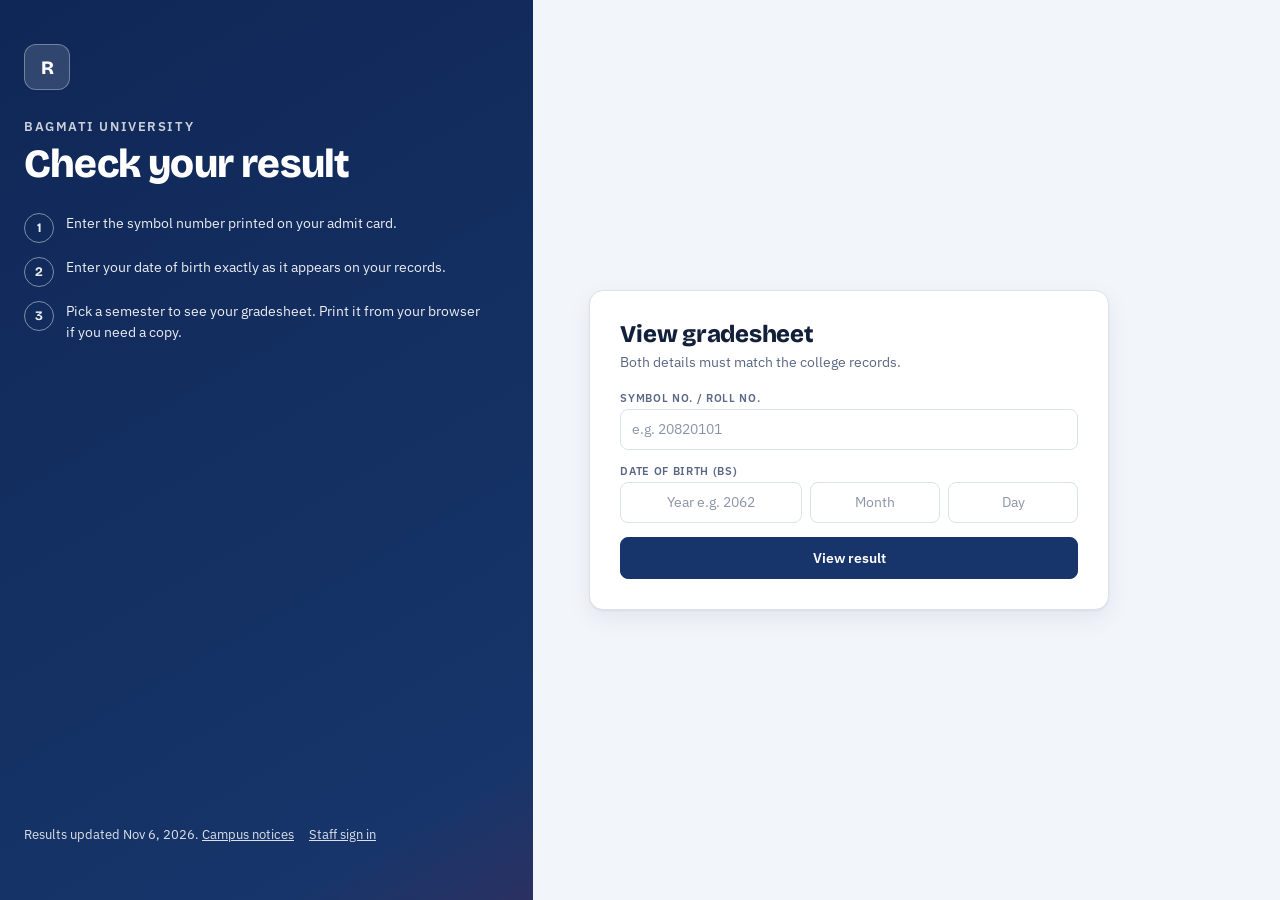
<file: index.html>
<!doctype html>
<html lang="en">

<head>
  <meta charset="utf-8">
  <meta name="viewport" content="width=device-width, initial-scale=1, viewport-fit=cover">
  <title>Result Portal</title>
  <link rel="preconnect" href="https://fonts.googleapis.com">
  <link rel="preconnect" href="https://fonts.gstatic.com" crossorigin>
  <link rel="stylesheet"
    href="https://fonts.googleapis.com/css2?family=Bricolage+Grotesque:opsz,wght@12..96,500;12..96,700;12..96,800&family=IBM+Plex+Sans:wght@400;500;600&family=IBM+Plex+Mono:wght@400;500&display=swap">
  <link rel="stylesheet" href="css/style.css">
</head>

<body class="portal">
  <div class="split">
    <aside class="hero">
      <div>
        <div class="crest" aria-hidden="true">R</div>
      </div>
      <div>
        <p class="college" id="college">Examination results</p>
        <h1>Check your result</h1>
      </div>
      <ol>
        <li>Enter the symbol number printed on your admit card.</li>
        <li>Enter your date of birth exactly as it appears on your records.</li>
        <li>Pick a semester to see your gradesheet. Print it from your browser if you need a copy.</li>
      </ol>
      <p class="foot"><span id="updated"></span> <a href="notice_page.html" style="margin-right:12px;">Campus
          notices</a> <a href="admin.html">Staff sign in</a></p>
    </aside>

    <main class="panel">
      <section id="lookup" class="formcard" aria-labelledby="lk-title">
        <h2 id="lk-title">View gradesheet</h2>
        <p>Both details must match the college records.</p>
        <form id="lookup-form" autocomplete="off" novalidate>
          <div class="fld">
            <label for="symbol">Symbol no. / Roll no.</label>
            <input id="symbol" name="symbol" inputmode="text" autocapitalize="characters" spellcheck="false"
              placeholder="e.g. 20820101" required>
          </div>
          <div class="fld">
            <label id="dob-label" for="dob-y">Date of birth</label>
            <div class="dob" role="group" aria-labelledby="dob-label">
              <input id="dob-y" inputmode="numeric" maxlength="4" placeholder="Year" aria-label="Year of birth"
                required>
              <input id="dob-m" inputmode="numeric" maxlength="2" placeholder="Month" aria-label="Month of birth"
                required>
              <input id="dob-d" inputmode="numeric" maxlength="2" placeholder="Day" aria-label="Day of birth" required>
            </div>
          </div>
          <button class="btn pri block" id="go" type="submit">View result</button>
        </form>
        <div id="lk-msg" role="status" aria-live="polite"></div>
      </section>

      <section id="sheet" class="sheetwrap" hidden>
        <div class="sheetbar">
          <div class="fld"><label for="term">Semester / year</label><select id="term"></select></div>
          <button class="btn" id="print" type="button">Print</button>
          <button class="btn" id="again" type="button">Check another result</button>
        </div>
        <div id="rc"></div>
      </section>
    </main>
  </div>
  <script src="js/core.js"></script>
  <script src="js/student.js"></script>
</body>

</html>
</file>
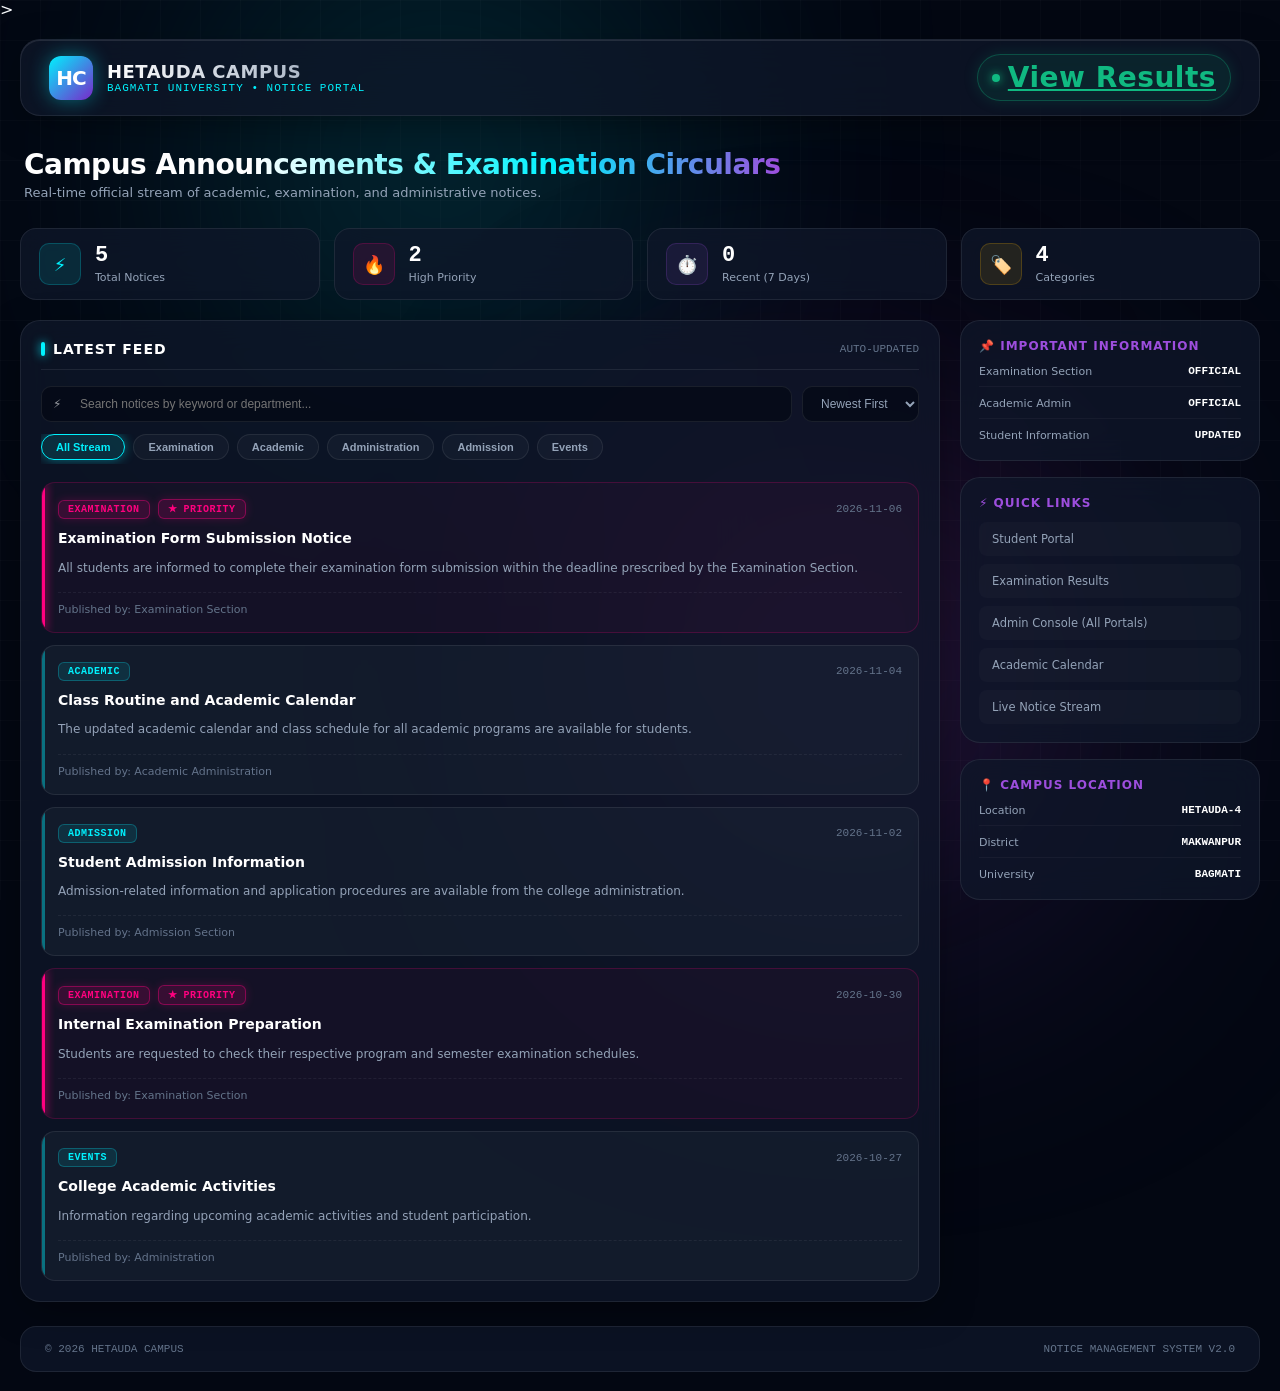
<file: notice_page.html>
<!DOCTYPE html>
<html lang="en">

<head>
  <meta charset="UTF-8">
  <meta name="viewport" content="width=device-width, initial-scale=1.0">
  <title>Hetauda Campus Portal</title>
  <link
    href="https://fonts.googleapis.com/css2?family=Plus+Jakarta+Sans:wght@300;400;500;600;700;800&family=JetBrains+Mono:wght@500;700&display=swap"
    rel="stylesheetlink rel=" stylesheet" href="style.css">>

  <style>
    :root {
      --bg-dark: #030712;
      --panel-bg: rgba(15, 23, 42, 0.75);
      --card-bg: rgba(30, 41, 59, 0.4);
      --card-hover: rgba(30, 41, 59, 0.85);

      --neon-cyan: #00f2fe;
      --neon-cyan-glow: rgba(0, 242, 254, 0.4);
      --neon-pink: #ff007f;
      --neon-pink-glow: rgba(255, 0, 127, 0.45);
      --neon-purple: #9d4edd;
      --neon-purple-glow: rgba(157, 78, 221, 0.4);
      --neon-amber: #ffb703;
      --neon-green: #10b981;

      --text-main: #f8fafc;
      --text-muted: #94a3b8;
      --text-dim: #64748b;

      --border-subtle: rgba(255, 255, 255, 0.08);
      --border-glow: rgba(0, 242, 254, 0.3);

      --font-sans: 'Plus Jakarta Sans', system-ui, -apple-system, sans-serif;
      --font-mono: 'JetBrains Mono', monospace;
    }

    * {
      margin: 0;
      padding: 0;
      box-sizing: border-box;
    }

    body {
      font-family: var(--font-sans);
      background: var(--bg-dark);
      color: var(--text-main);
      min-height: 100vh;
      overflow-x: hidden;
      position: relative;
    }

    /* HIGH-IMPACT AMBIENT GLOW & GRID OVERLAY */
    .bg-grid {
      position: fixed;
      inset: 0;
      background-image:
        linear-gradient(rgba(255, 255, 255, 0.02) 1px, transparent 1px),
        linear-gradient(90deg, rgba(255, 255, 255, 0.02) 1px, transparent 1px);
      background-size: 40px 40px;
      pointer-events: none;
      z-index: 0;
    }

    .ambient-orb {
      position: fixed;
      border-radius: 50%;
      filter: blur(140px);
      pointer-events: none;
      z-index: 0;
      animation: floatOrb 12s infinite alternate ease-in-out;
    }

    .orb-1 {
      top: -10%;
      left: 15%;
      width: 500px;
      height: 500px;
      background: radial-gradient(circle, var(--neon-cyan-glow), transparent 70%);
    }

    .orb-2 {
      bottom: -10%;
      right: 10%;
      width: 600px;
      height: 600px;
      background: radial-gradient(circle, var(--neon-purple-glow), transparent 70%);
    }

    .orb-3 {
      top: 40%;
      left: 45%;
      width: 400px;
      height: 400px;
      background: radial-gradient(circle, var(--neon-pink-glow), transparent 70%);
      opacity: 0.5;
    }

    @keyframes floatOrb {
      0% {
        transform: translate(0, 0) scale(1);
      }

      100% {
        transform: translate(40px, 50px) scale(1.15);
      }
    }

    /* APP FRAMEWORK */
    .app {
      max-width: 1440px;
      margin: 0 auto;
      min-height: 100vh;
      display: flex;
      flex-direction: column;
      position: relative;
      z-index: 1;
      padding: 0 20px;
    }

    /* HEADER */
    .header {
      background: var(--panel-bg);
      backdrop-filter: blur(20px);
      -webkit-backdrop-filter: blur(20px);
      padding: 14px 28px;
      margin-top: 20px;
      border-radius: 20px;
      border: 1px solid var(--border-subtle);
      display: flex;
      align-items: center;
      justify-content: space-between;
      box-shadow: 0 10px 40px -10px rgba(0, 0, 0, 0.5),
        inset 0 1px 0 0 rgba(255, 255, 255, 0.1);
    }

    .brand {
      display: flex;
      align-items: center;
      gap: 14px;
    }

    .logo-box {
      position: relative;
    }

    .logo {
      width: 44px;
      height: 44px;
      background: linear-gradient(135deg, #00f2fe 0%, #7928ca 100%);
      color: #fff;
      border-radius: 12px;
      display: flex;
      justify-content: center;
      align-items: center;
      font-size: 20px;
      font-weight: 800;
      letter-spacing: -1px;
      box-shadow: 0 0 20px var(--neon-cyan-glow);
    }

    .brand-text h2 {
      font-size: 18px;
      font-weight: 800;
      letter-spacing: 0.5px;
      background: linear-gradient(90deg, #ffffff, #94a3b8);
      -webkit-background-clip: text;
      -webkit-text-fill-color: transparent;
    }

    .brand-text p {
      color: var(--neon-cyan);
      font-size: 11px;
      font-family: var(--font-mono);
      letter-spacing: 1px;
      text-transform: uppercase;
    }

    .status-badge {
      display: flex;
      align-items: center;
      gap: 8px;
      padding: 6px 14px;
      background: rgba(16, 185, 129, 0.1);
      border: 1px solid rgba(16, 185, 129, 0.3);
      color: var(--neon-green);
      border-radius: 30px;
      font-size: 11px;
      font-weight: 700;
      letter-spacing: 0.5px;
      box-shadow: 0 0 15px rgba(16, 185, 129, 0.15);
    }

    .status-pulse {
      width: 8px;
      height: 8px;
      background: var(--neon-green);
      border-radius: 50%;
      box-shadow: 0 0 10px var(--neon-green);
      animation: pulseNeon 1.8s infinite ease-in-out;
    }

    @keyframes pulseNeon {

      0%,
      100% {
        transform: scale(1);
        opacity: 1;
      }

      50% {
        transform: scale(1.4);
        opacity: 0.5;
      }
    }

    /* MAIN CONTENT */
    .main {
      display: flex;
      flex-direction: column;
      padding: 24px 0;
      gap: 20px;
    }

    /* WELCOME HERO */
    .welcome {
      display: flex;
      justify-content: space-between;
      align-items: center;
      gap: 20px;
      flex-wrap: wrap;
      padding: 8px 4px;
    }

    .welcome-title h1 {
      font-size: 28px;
      font-weight: 800;
      letter-spacing: -0.5px;
      background: linear-gradient(90deg, #ffffff 30%, var(--neon-cyan) 70%, var(--neon-purple) 100%);
      -webkit-background-clip: text;
      -webkit-text-fill-color: transparent;
    }

    .welcome-title p {
      color: var(--text-muted);
      font-size: 13px;
      margin-top: 4px;
    }

    /* COMPACT IMPACT STATS GRID */
    .stats-grid {
      display: grid;
      grid-template-columns: repeat(auto-fit, minmax(200px, 1fr));
      gap: 14px;
    }

    .stat-card {
      background: var(--panel-bg);
      backdrop-filter: blur(16px);
      border: 1px solid var(--border-subtle);
      border-radius: 16px;
      padding: 14px 18px;
      display: flex;
      align-items: center;
      gap: 14px;
      position: relative;
      overflow: hidden;
      transition: all 0.3s ease;
    }

    .stat-card::after {
      content: '';
      position: absolute;
      top: 0;
      left: 0;
      right: 0;
      height: 2px;
      background: linear-gradient(90deg, transparent, var(--neon-cyan), transparent);
      opacity: 0;
      transition: opacity 0.3s;
    }

    .stat-card:hover {
      transform: translateY(-3px);
      border-color: rgba(255, 255, 255, 0.2);
      box-shadow: 0 12px 30px -10px rgba(0, 0, 0, 0.6);
    }

    .stat-card:hover::after {
      opacity: 1;
    }

    .stat-card:nth-child(1) .stat-icon {
      color: var(--neon-cyan);
      background: rgba(0, 242, 254, 0.1);
      border-color: rgba(0, 242, 254, 0.2);
    }

    .stat-card:nth-child(2) .stat-icon {
      color: var(--neon-pink);
      background: rgba(255, 0, 127, 0.1);
      border-color: rgba(255, 0, 127, 0.2);
    }

    .stat-card:nth-child(3) .stat-icon {
      color: var(--neon-purple);
      background: rgba(157, 78, 221, 0.1);
      border-color: rgba(157, 78, 221, 0.2);
    }

    .stat-card:nth-child(4) .stat-icon {
      color: var(--neon-amber);
      background: rgba(255, 183, 3, 0.1);
      border-color: rgba(255, 183, 3, 0.2);
    }

    .stat-icon {
      width: 42px;
      height: 42px;
      border-radius: 10px;
      display: flex;
      align-items: center;
      justify-content: center;
      font-size: 18px;
      border: 1px solid transparent;
    }

    .stat-val {
      font-size: 22px;
      font-weight: 800;
      font-family: var(--font-mono);
      color: #fff;
      line-height: 1;
    }

    .stat-lbl {
      color: var(--text-muted);
      font-size: 11px;
      margin-top: 4px;
      font-weight: 500;
    }

    /* MAIN CONTENT GRID */
    .content-grid {
      display: grid;
      grid-template-columns: 1fr 300px;
      gap: 20px;
      align-items: start;
    }

    /* PANEL CONTAINER */
    .panel {
      background: var(--panel-bg);
      backdrop-filter: blur(16px);
      border: 1px solid var(--border-subtle);
      border-radius: 20px;
      padding: 20px;
      box-shadow: 0 10px 40px -10px rgba(0, 0, 0, 0.5);
    }

    .panel-head {
      display: flex;
      justify-content: space-between;
      align-items: center;
      margin-bottom: 16px;
      padding-bottom: 12px;
      border-bottom: 1px solid var(--border-subtle);
    }

    .panel-head h2 {
      font-size: 14px;
      font-weight: 800;
      text-transform: uppercase;
      letter-spacing: 1px;
      color: #fff;
      display: flex;
      align-items: center;
      gap: 8px;
    }

    .panel-head h2::before {
      content: '';
      display: inline-block;
      width: 4px;
      height: 14px;
      background: var(--neon-cyan);
      border-radius: 2px;
      box-shadow: 0 0 10px var(--neon-cyan);
    }

    /* CONTROLS (SEARCH & CATEGORIES) */
    .controls-stack {
      display: flex;
      flex-direction: column;
      gap: 12px;
      margin-bottom: 18px;
    }

    .search-row {
      display: flex;
      gap: 10px;
    }

    .search-field {
      flex: 1;
      position: relative;
    }

    .search-field input {
      width: 100%;
      padding: 10px 14px 10px 38px;
      background: rgba(3, 7, 18, 0.6);
      border: 1px solid var(--border-subtle);
      border-radius: 10px;
      color: #fff;
      font-size: 12px;
      outline: none;
      transition: all 0.25s ease;
    }

    .search-field::before {
      content: "⚡";
      position: absolute;
      left: 12px;
      top: 50%;
      transform: translateY(-50%);
      font-size: 12px;
      opacity: 0.6;
    }

    .search-field input:focus {
      border-color: var(--neon-cyan);
      box-shadow: 0 0 15px var(--neon-cyan-glow);
    }

    .sort-select {
      padding: 0 14px;
      background: rgba(3, 7, 18, 0.6);
      border: 1px solid var(--border-subtle);
      border-radius: 10px;
      color: var(--text-muted);
      font-size: 12px;
      outline: none;
      cursor: pointer;
      transition: all 0.25s ease;
    }

    .sort-select:focus {
      border-color: var(--neon-cyan);
    }

    /* CATEGORY CHIPS */
    .category-pills {
      display: flex;
      gap: 8px;
      overflow-x: auto;
      padding-bottom: 4px;
      scrollbar-width: none;
    }

    .category-pills::-webkit-scrollbar {
      display: none;
    }

    .chip {
      background: rgba(255, 255, 255, 0.03);
      border: 1px solid var(--border-subtle);
      color: var(--text-muted);
      padding: 6px 14px;
      border-radius: 30px;
      font-size: 11px;
      font-weight: 600;
      white-space: nowrap;
      cursor: pointer;
      transition: all 0.25s ease;
    }

    .chip:hover {
      background: rgba(255, 255, 255, 0.08);
      color: #fff;
    }

    .chip.active {
      background: rgba(0, 242, 254, 0.12);
      color: var(--neon-cyan);
      border-color: var(--neon-cyan);
      box-shadow: 0 0 12px var(--neon-cyan-glow);
    }

    /* HIGH-IMPACT NOTICE CARDS */
    .notice-feed {
      display: flex;
      flex-direction: column;
      gap: 12px;
    }

    .notice-card {
      background: var(--card-bg);
      border: 1px solid var(--border-subtle);
      border-radius: 14px;
      padding: 16px;
      display: flex;
      flex-direction: column;
      gap: 10px;
      position: relative;
      overflow: hidden;
      transition: all 0.3s cubic-bezier(0.16, 1, 0.3, 1);
      animation: cardSlide 0.4s ease-out forwards;
    }

    @keyframes cardSlide {
      from {
        opacity: 0;
        transform: translateY(12px);
      }

      to {
        opacity: 1;
        transform: translateY(0);
      }
    }

    .notice-card::before {
      content: '';
      position: absolute;
      left: 0;
      top: 0;
      bottom: 0;
      width: 3px;
      background: var(--neon-cyan);
      opacity: 0.4;
      transition: all 0.3s ease;
    }

    .notice-card:hover {
      background: var(--card-hover);
      border-color: var(--border-glow);
      transform: translateX(4px);
      box-shadow: 0 8px 25px -5px rgba(0, 0, 0, 0.5);
    }

    .notice-card:hover::before {
      opacity: 1;
      box-shadow: 0 0 10px var(--neon-cyan);
    }

    /* IMPORTANT CARD STATE */
    .notice-card.is-important::before {
      background: var(--neon-pink);
      opacity: 1;
      box-shadow: 0 0 10px var(--neon-pink);
    }

    .notice-card.is-important {
      background: rgba(255, 0, 127, 0.04);
      border-color: rgba(255, 0, 127, 0.2);
    }

    .notice-card.is-important:hover {
      border-color: rgba(255, 0, 127, 0.5);
      box-shadow: 0 8px 25px -5px rgba(255, 0, 127, 0.2);
    }

    .card-top {
      display: flex;
      justify-content: space-between;
      align-items: center;
    }

    .badge-row {
      display: flex;
      gap: 8px;
      align-items: center;
    }

    .badge {
      font-size: 10px;
      padding: 3px 9px;
      border-radius: 6px;
      font-weight: 800;
      text-transform: uppercase;
      letter-spacing: 0.5px;
      font-family: var(--font-mono);
      background: rgba(0, 242, 254, 0.1);
      color: var(--neon-cyan);
      border: 1px solid rgba(0, 242, 254, 0.25);
    }

    .badge.important {
      background: rgba(255, 0, 127, 0.15);
      color: var(--neon-pink);
      border-color: rgba(255, 0, 127, 0.4);
      box-shadow: 0 0 10px rgba(255, 0, 127, 0.2);
      animation: pulseBadge 2s infinite ease-in-out;
    }

    @keyframes pulseBadge {

      0%,
      100% {
        opacity: 1;
      }

      50% {
        opacity: 0.7;
      }
    }

    .date-stamp {
      font-size: 11px;
      font-family: var(--font-mono);
      color: var(--text-dim);
    }

    .notice-title {
      font-size: 14px;
      font-weight: 700;
      color: #fff;
      line-height: 1.4;
    }

    .notice-desc {
      color: var(--text-muted);
      font-size: 12px;
      line-height: 1.6;
    }

    .card-foot {
      display: flex;
      justify-content: space-between;
      align-items: center;
      margin-top: 4px;
      padding-top: 10px;
      border-top: 1px dashed rgba(255, 255, 255, 0.06);
    }

    .dept-info {
      font-size: 11px;
      color: var(--text-dim);
      font-weight: 500;
    }

    .dl-btn {
      font-size: 11px;
      font-family: var(--font-mono);
      color: var(--neon-cyan);
      text-decoration: none;
      font-weight: 700;
      display: inline-flex;
      align-items: center;
      gap: 6px;
      padding: 4px 10px;
      border-radius: 6px;
      background: rgba(0, 242, 254, 0.08);
      border: 1px solid rgba(0, 242, 254, 0.25);
      transition: all 0.25s ease;
    }

    .dl-btn:hover {
      background: var(--neon-cyan);
      color: #000;
      box-shadow: 0 0 15px var(--neon-cyan-glow);
    }

    /* SIDEBAR LAYOUT */
    .sidebar-stack {
      display: flex;
      flex-direction: column;
      gap: 16px;
    }

    .side-card {
      background: var(--panel-bg);
      backdrop-filter: blur(16px);
      border: 1px solid var(--border-subtle);
      border-radius: 20px;
      padding: 18px;
    }

    .side-card h3 {
      font-size: 12px;
      font-weight: 800;
      text-transform: uppercase;
      letter-spacing: 1px;
      color: var(--neon-purple);
      margin-bottom: 12px;
      display: flex;
      align-items: center;
      gap: 8px;
    }

    .side-list {
      display: flex;
      flex-direction: column;
      gap: 10px;
    }

    .side-row {
      display: flex;
      justify-content: space-between;
      font-size: 11px;
      padding-bottom: 8px;
      border-bottom: 1px solid rgba(255, 255, 255, 0.04);
    }

    .side-row:last-child {
      border-bottom: none;
      padding-bottom: 0;
    }

    .side-row span:first-child {
      color: var(--text-muted);
    }

    .side-row span:last-child {
      color: #fff;
      font-weight: 700;
      font-family: var(--font-mono);
    }

    .nav-links {
      display: flex;
      flex-direction: column;
      gap: 8px;
    }

    .nav-links a {
      text-decoration: none;
      color: var(--text-muted);
      background: rgba(255, 255, 255, 0.02);
      padding: 9px 12px;
      border-radius: 8px;
      font-size: 11.5px;
      border: 1px solid transparent;
      transition: all 0.25s ease;
      display: flex;
      justify-content: space-between;
      align-items: center;
    }

    .nav-links a::after {
      content: "→";
      opacity: 0;
      transform: translateX(-5px);
      transition: all 0.25s ease;
    }

    .nav-links a:hover {
      color: var(--neon-cyan);
      border-color: rgba(0, 242, 254, 0.3);
      background: rgba(0, 242, 254, 0.05);
      transform: translateX(3px);
    }

    .nav-links a:hover::after {
      opacity: 1;
      transform: translateX(0);
    }

    /* FOOTER */
    .footer {
      margin-top: auto;
      padding: 16px 24px;
      background: var(--panel-bg);
      border: 1px solid var(--border-subtle);
      border-radius: 16px;
      display: flex;
      justify-content: space-between;
      font-size: 11px;
      font-family: var(--font-mono);
      color: var(--text-dim);
      margin-bottom: 20px;
    }

    .empty-state {
      text-align: center;
      padding: 40px 20px;
      color: var(--text-dim);
      font-size: 12px;
      font-family: var(--font-mono);
      display: none;
    }

    @media(max-width: 850px) {
      .content-grid {
        grid-template-columns: 1fr;
      }

      .stats-grid {
        grid-template-columns: 1fr 1fr;
      }

    }
  </style>
</head>

<body>

  <!-- DYNAMIC AMBIENT GLOW SYSTEM -->
  <div class="bg-grid"></div>
  <div class="ambient-orb orb-1"></div>
  <div class="ambient-orb orb-2"></div>
  <div class="ambient-orb orb-3"></div>

  <div class="app">

    <!-- HEADER -->
    <header class="header">
      <div class="brand">
        <div class="logo-box">
          <div class="logo">HC</div>
        </div>
        <div class="brand-text">
          <h2>HETAUDA CAMPUS</h2>
          <p>BAGMATI UNIVERSITY • NOTICE PORTAL</p>
        </div>
      </div>
      <a href="index.html" class="status-badge" style="font-size: 28px;">
        <span class="status-pulse"></span> View Results
      </a>
    </header>

    <main class="main">

      <!-- WELCOME -->
      <section class="welcome">
        <div class="welcome-title">
          <h1 id="welcomeHeading">Campus Announcements & Examination Circulars</h1>
          <p>Real-time official stream of academic, examination, and administrative notices.</p>
        </div>
      </section>

      <!-- COMPACT STATS -->
      <section class="stats-grid">
        <div class="stat-card">
          <div class="stat-icon">⚡</div>
          <div>
            <div class="stat-val" id="totalNotices">0</div>
            <div class="stat-lbl">Total Notices</div>
          </div>
        </div>
        <div class="stat-card">
          <div class="stat-icon">🔥</div>
          <div>
            <div class="stat-val" id="importantNotices">0</div>
            <div class="stat-lbl">High Priority</div>
          </div>
        </div>
        <div class="stat-card">
          <div class="stat-icon">⏱️</div>
          <div>
            <div class="stat-val" id="recentNotices">0</div>
            <div class="stat-lbl">Recent (7 Days)</div>
          </div>
        </div>
        <div class="stat-card">
          <div class="stat-icon">🏷️</div>
          <div>
            <div class="stat-val" id="totalCategories">0</div>
            <div class="stat-lbl">Categories</div>
          </div>
        </div>
      </section>

      <!-- MAIN BOARD & SIDEBAR -->
      <div class="content-grid">

        <!-- NOTICE STREAM -->
        <section class="panel">
          <div class="panel-head">
            <h2>Latest Feed</h2>
            <span style="font-size: 11px; font-family: var(--font-mono); color: var(--text-dim)">AUTO-UPDATED</span>
          </div>

          <div class="controls-stack">
            <div class="search-row">
              <div class="search-field">
                <input type="search" id="searchInput" placeholder="Search notices by keyword or department...">
              </div>
              <select class="sort-select" id="sortSelect">
                <option value="newest">Newest First</option>
                <option value="oldest">Oldest First</option>
              </select>
            </div>

            <!-- COMPACT SCROLLABLE CATEGORIES -->
            <div class="category-pills" id="categoryButtons">
              <button class="chip active" data-category="All">All Stream</button>
              <button class="chip" data-category="Examination">Examination</button>
              <button class="chip" data-category="Academic">Academic</button>
              <button class="chip" data-category="Administration">Administration</button>
              <button class="chip" data-category="Admission">Admission</button>
              <button class="chip" data-category="Events">Events</button>
            </div>
          </div>

          <div class="notice-feed" id="noticeList"></div>

          <div class="empty-state" id="emptyMessage">
            // NO MATCHING ANNOUNCEMENTS FOUND IN STREAM
          </div>
        </section>

        <!-- SIDEBAR -->
        <aside class="sidebar-stack">

          <div class="side-card">
            <h3>📌 Important Information</h3>
            <div class="side-list">
              <div class="side-row">
                <span>Examination Section</span>
                <span>OFFICIAL</span>
              </div>
              <div class="side-row">
                <span>Academic Admin</span>
                <span>OFFICIAL</span>
              </div>
              <div class="side-row">
                <span>Student Information</span>
                <span>UPDATED</span>
              </div>
            </div>
          </div>

          <div class="side-card">
            <h3>⚡ Quick Links</h3>
            <div class="nav-links">
              <a href="index.html">Student Portal</a>
              <a href="index.html">Examination Results</a>
              <a href="admin.html">Admin Console (All Portals)</a>
              <a href="#">Academic Calendar</a>
              <a href="notice_page.html">Live Notice Stream</a>
            </div>
          </div>

          <div class="side-card">
            <h3>📍 Campus Location</h3>
            <div class="side-list">
              <div class="side-row">
                <span>Location</span>
                <span>HETAUDA-4</span>
              </div>
              <div class="side-row">
                <span>District</span>
                <span>MAKWANPUR</span>
              </div>
              <div class="side-row">
                <span>University</span>
                <span>BAGMATI</span>
              </div>
            </div>
          </div>

        </aside>

      </div>

    </main>

    <footer class="footer">
      <span>© 2026 HETAUDA CAMPUS</span>
      <span>NOTICE MANAGEMENT SYSTEM V2.0</span>
    </footer>

  </div>

  <script>
    const sampleNotices = [
      {
        id: 1,
        title: "Examination Form Submission Notice",
        category: "Examination",
        description: "All students are informed to complete their examination form submission within the deadline prescribed by the Examination Section.",
        department: "Examination Section",
        date: "2026-11-06",
        important: true,
        attachment: ""
      },
      {
        id: 2,
        title: "Class Routine and Academic Calendar",
        category: "Academic",
        description: "The updated academic calendar and class schedule for all academic programs are available for students.",
        department: "Academic Administration",
        date: "2026-11-04",
        important: false,
        attachment: ""
      },
      {
        id: 3,
        title: "Student Admission Information",
        category: "Admission",
        description: "Admission-related information and application procedures are available from the college administration.",
        department: "Admission Section",
        date: "2026-11-02",
        important: false,
        attachment: ""
      },
      {
        id: 4,
        title: "Internal Examination Preparation",
        category: "Examination",
        description: "Students are requested to check their respective program and semester examination schedules.",
        department: "Examination Section",
        date: "2026-10-30",
        important: true,
        attachment: ""
      },
      {
        id: 5,
        title: "College Academic Activities",
        category: "Events",
        description: "Information regarding upcoming academic activities and student participation.",
        department: "Administration",
        date: "2026-10-27",
        important: false,
        attachment: ""
      }
    ];

    const STORAGE_KEY = "hetauda_rms_notices_v2_impact";

    let notices = loadNotices();
    let activeCategory = "All";

    function loadNotices() {
      try {
        const saved = localStorage.getItem(STORAGE_KEY);
        if (saved === null) return sampleNotices;
        const parsed = JSON.parse(saved);
        return Array.isArray(parsed) ? parsed : sampleNotices;
      } catch {
        return sampleNotices;
      }
    }

    function escapeHTML(value) {
      return String(value ?? "").replace(/[&<>"']/g, char => ({
        "&": "&amp;",
        "<": "&lt;",
        ">": "&gt;",
        '"': "&quot;",
        "'": "&#39;"
      })[char]);
    }

    function renderNotices() {
      const search = document.getElementById("searchInput").value.toLowerCase().trim();
      const sort = document.getElementById("sortSelect").value;

      let filtered = notices.filter(n => {
        const matchesCategory = activeCategory === "All" || n.category === activeCategory;
        const matchesSearch = `${n.title} ${n.description} ${n.department} ${n.category}`.toLowerCase().includes(search);
        return matchesCategory && matchesSearch;
      });

      filtered.sort((a, b) => {
        const comparison = String(a.date).localeCompare(String(b.date));
        return sort === "newest" ? -comparison : comparison;
      });

      const list = document.getElementById("noticeList");
      const empty = document.getElementById("emptyMessage");

      list.innerHTML = filtered.map((n, idx) => {
        const isImp = n.important;
        const attachment = n.attachment
          ? `<a class="dl-btn" href="${escapeHTML(n.attachment)}" download>↓ Download PDF</a>`
          : "";

        return `
      <article class="notice-card ${isImp ? 'is-important' : ''}" style="animation-delay: ${idx * 0.05}s">
        <div class="card-top">
          <div class="badge-row">
            <span class="badge ${isImp ? 'important' : ''}">
              ${escapeHTML(n.category)}
            </span>
            ${isImp ? '<span class="badge important">★ Priority</span>' : ''}
          </div>
          <span class="date-stamp">${escapeHTML(n.date)}</span>
        </div>

        <h3 class="notice-title">${escapeHTML(n.title)}</h3>
        <p class="notice-desc">${escapeHTML(n.description)}</p>

        <div class="card-foot">
          <span class="dept-info">Published by: ${escapeHTML(n.department)}</span>
          ${attachment}
        </div>
      </article>
    `;
      }).join("");

      empty.style.display = filtered.length ? "none" : "block";
      updateStats();
    }

    function updateStats() {
      const today = new Date();
      const recent = notices.filter(n => {
        const date = new Date(n.date + "T00:00:00");
        const difference = (today - date) / 86400000;
        return difference >= 0 && difference < 7;
      });

      document.getElementById("totalNotices").textContent = notices.length;
      document.getElementById("importantNotices").textContent = notices.filter(n => n.important).length;
      document.getElementById("recentNotices").textContent = recent.length;
      document.getElementById("totalCategories").textContent = new Set(notices.map(n => n.category)).size;
    }

    document.getElementById("searchInput").addEventListener("input", renderNotices);
    document.getElementById("sortSelect").addEventListener("change", renderNotices);

    document.querySelectorAll(".chip").forEach(button => {
      button.addEventListener("click", () => {
        document.querySelectorAll(".chip").forEach(b => b.classList.remove("active"));
        button.classList.add("active");
        activeCategory = button.dataset.category;
        renderNotices();
      });
    });

    function applyCollegeBrand() {
      try {
        const rmsState = JSON.parse(localStorage.getItem('rms-portal-v1') || '{}');
        if (rmsState && rmsState.meta && rmsState.meta.college) {
          const el = document.querySelector('.brand-text h2');
          if (el) el.textContent = rmsState.meta.college.toUpperCase();
        }
      } catch (e) {}
    }

    applyCollegeBrand();
    renderNotices();

    window.addEventListener('storage', (e) => {
      if (e.key === STORAGE_KEY) {
        notices = loadNotices();
        renderNotices();
      }
      if (e.key === 'rms-portal-v1') {
        applyCollegeBrand();
      }
    });
  </script>
</body>

</html>
</file>
<file: css/style.css>
/* Result Portal styles, shared by index.html (students) and admin.html (staff).
   Layout: a fixed navy side panel beside the working area; the admin console uses a masthead with tabs. */
:root {
  --bg: #f2f5fa; --surface: #ffffff; --fg: #13203a; --muted: #5a6784; --line: #dbe2ee;
  --navy: #17356a; --on-navy: #ffffff; --crimson: #c1213b; --gold: #d79a1d;
  --good: #1b8556; --bad: #c1213b; --warn: #a8710f;
  --soft: #eaf0fb; --head: #eef2f9; --shadow: 0 1px 2px rgba(19,32,58,.06), 0 8px 24px rgba(19,32,58,.07);
  --hero-a: #0f2756; --hero-b: #17356a; --hero-c: #8f1d3a;
  --display: "Bricolage Grotesque", "Segoe UI", system-ui, sans-serif;
  --body: "IBM Plex Sans", "Segoe UI", system-ui, sans-serif;
  --mono: "IBM Plex Mono", ui-monospace, Consolas, monospace;
}
@media (prefers-color-scheme: dark) {
  :root:not([data-theme="light"]) {
    --bg: #0c1322; --surface: #141e34; --fg: #e7ecf7; --muted: #93a1c0; --line: #263553;
    --navy: #8fb0ff; --on-navy: #0c1322; --crimson: #ff6f86; --gold: #f2b84b;
    --good: #4cd29a; --bad: #ff7088; --warn: #f2b84b;
    --soft: #1a2745; --head: #192541; --shadow: 0 1px 2px rgba(0,0,0,.4), 0 8px 24px rgba(0,0,0,.35);
    color-scheme: dark;
  }
}
:root[data-theme="dark"] {
  --bg: #0c1322; --surface: #141e34; --fg: #e7ecf7; --muted: #93a1c0; --line: #263553;
  --navy: #8fb0ff; --on-navy: #0c1322; --crimson: #ff6f86; --gold: #f2b84b;
  --good: #4cd29a; --bad: #ff7088; --warn: #f2b84b;
  --soft: #1a2745; --head: #192541; --shadow: 0 1px 2px rgba(0,0,0,.4), 0 8px 24px rgba(0,0,0,.35);
  color-scheme: dark;
}

* { box-sizing: border-box; }
html { -webkit-text-size-adjust: 100%; }
body {
  margin: 0; background: var(--bg); color: var(--fg); font: 14px/1.5 var(--body);
  padding-left: max(16px, env(safe-area-inset-left, 0px)); padding-right: max(16px, env(safe-area-inset-right, 0px));
  padding-block: 0;
}
body.portal, body.gate-page { padding-left: 0; padding-right: 0; }
h1, h2, h3 { text-wrap: balance; }
a { color: var(--navy); }
[hidden] { display: none !important; }

/* ---------- fields, buttons ---------- */
.fld { display: grid; gap: 4px; min-width: 0; }
.fld label, .lbl { font: 600 11px var(--body); letter-spacing: .06em; text-transform: uppercase; color: var(--muted); }
input, select, textarea {
  font: inherit; color: var(--fg); background: var(--surface); border: 1px solid var(--line); border-radius: 8px;
  padding: 9px 11px; min-width: 0; max-width: 100%; transition: border-color .2s, box-shadow .2s;
}
input::placeholder { color: var(--muted); opacity: .7; }
input:focus, select:focus, textarea:focus, button:focus-visible, a:focus-visible {
  outline: none; border-color: var(--navy); box-shadow: 0 0 0 3px color-mix(in srgb, var(--navy) 28%, transparent);
}
textarea { font-family: var(--mono); font-size: 12.5px; width: 100%; min-height: 120px; }
.btn {
  font: 600 13px var(--body); border: 1px solid var(--line); background: var(--surface); color: var(--fg);
  padding: 9px 14px; border-radius: 8px; cursor: pointer; transition: transform .15s, box-shadow .15s, background .2s;
}
.btn:hover { transform: translateY(-1px); box-shadow: 0 4px 12px rgba(19,32,58,.12); }
.btn:active { transform: translateY(1px); }
.btn[disabled] { opacity: .5; cursor: not-allowed; transform: none; box-shadow: none; }
.btn.pri { background: var(--navy); border-color: var(--navy); color: var(--on-navy); }
.btn.danger { color: var(--bad); border-color: color-mix(in srgb, var(--bad) 40%, var(--line)); }
.btn.sm { padding: 4px 9px; font-size: 12px; }
.btn.block { width: 100%; padding: 11px 14px; font-size: 14px; }
.row { display: flex; gap: 8px; flex-wrap: wrap; align-items: center; }
.muted { color: var(--muted); }
.hint { font-size: 12px; color: var(--muted); margin: 8px 0 0; }
.msg { margin: 12px 0 0; padding: 10px 12px; border-radius: 8px; font-size: 13px; border: 1px solid; }
.msg.err { color: var(--bad); border-color: color-mix(in srgb, var(--bad) 45%, transparent); background: color-mix(in srgb, var(--bad) 9%, transparent); }
.msg.ok { color: var(--good); border-color: color-mix(in srgb, var(--good) 45%, transparent); background: color-mix(in srgb, var(--good) 9%, transparent); }
.msg.info { color: var(--fg); border-color: var(--line); background: var(--soft); }

/* ---------- split layout (student page and admin sign-in) ---------- */
.split { min-height: 100vh; display: grid; grid-template-columns: minmax(280px, 5fr) 7fr; }
.hero {
  color: #fff; background: linear-gradient(150deg, var(--hero-a), var(--hero-b) 55%, var(--hero-c)); background-size: 160% 160%;
  animation: drift 18s ease-in-out infinite alternate; padding: 44px clamp(24px, 4vw, 56px); display: flex; flex-direction: column; gap: 28px;
  padding-top: max(44px, calc(env(safe-area-inset-top, 0px) + 24px)); padding-left: max(24px, env(safe-area-inset-left, 0px));
}
@keyframes drift { to { background-position: 100% 100%; } }
.crest { width: 46px; height: 46px; border-radius: 12px; background: rgba(255,255,255,.14); border: 1px solid rgba(255,255,255,.32); display: grid; place-items: center; font: 800 19px var(--display); }
.hero h1 { margin: 0; font: 800 clamp(26px, 3.4vw, 40px)/1.05 var(--display); letter-spacing: -.02em; }
.hero .college { font: 600 13px var(--body); letter-spacing: .12em; text-transform: uppercase; opacity: .78; margin: 0 0 8px; }
.hero ol { margin: 0; padding: 0; list-style: none; display: grid; gap: 14px; counter-reset: s; }
.hero li { counter-increment: s; display: grid; grid-template-columns: 30px 1fr; gap: 12px; align-items: start; opacity: .92; }
.hero li::before { content: counter(s); width: 28px; height: 28px; border-radius: 50%; border: 1.5px solid rgba(255,255,255,.5); display: grid; place-items: center; font: 700 13px var(--display); }
.hero .foot { margin-top: auto; font-size: 12.5px; opacity: .85; }
.hero .foot a { color: #fff; }
.panel { padding: clamp(20px, 5vw, 56px); padding-right: max(clamp(20px, 5vw, 56px), env(safe-area-inset-right, 0px)); display: flex; flex-direction: column; justify-content: center; min-width: 0; }
.formcard { background: var(--surface); border: 1px solid var(--line); border-radius: 14px; padding: clamp(18px, 3vw, 30px); box-shadow: var(--shadow); max-width: 520px; width: 100%; animation: rise .5s both; }
.formcard h2 { margin: 0 0 4px; font: 800 24px/1.15 var(--display); letter-spacing: -.01em; }
.formcard > p { margin: 0 0 18px; color: var(--muted); }
.formcard form { display: grid; gap: 14px; }
.dob { display: grid; grid-template-columns: 1.4fr 1fr 1fr; gap: 8px; }
.dob input { text-align: center; font-variant-numeric: tabular-nums; }
@keyframes rise { from { opacity: 0; transform: translateY(12px); } to { opacity: 1; transform: none; } }

/* ---------- marksheet ---------- */
.sheetbar { display: flex; gap: 10px; flex-wrap: wrap; align-items: end; margin-bottom: 14px; }
.sheetbar .fld { min-width: 180px; }
.rc { background: #fff; color: #1a2238; border: 3px double #17356a; padding: 26px 28px; max-width: 780px; width: 100%; font-size: 13.5px; position: relative; overflow: hidden; animation: rise .5s both; }
.rc h1 { margin: 0; text-align: center; font: 800 22px var(--display); color: #17356a; }
.rc .sub { text-align: center; color: #5a6784; margin: 2px 0 14px; }
.rc .ttl { text-align: center; font-weight: 700; letter-spacing: .14em; text-transform: uppercase; font-size: 12px; border-top: 1px solid #17356a; border-bottom: 1px solid #17356a; padding: 6px 0; margin-bottom: 14px; color: #c1213b; }
.rc .info { display: grid; grid-template-columns: repeat(auto-fit, minmax(190px, 1fr)); gap: 8px 20px; margin-bottom: 14px; }
.rc .info span { display: block; font-size: 10.5px; letter-spacing: .07em; text-transform: uppercase; color: #6a7690; }
.rc .tw { overflow-x: auto; margin-bottom: 12px; }
.rc table { border-collapse: collapse; width: 100%; min-width: 420px; }
.rc th, .rc td { border: 1px solid #b9c3d8; padding: 6px 8px; text-align: left; font-size: 13px; color: #1a2238; background: none; }
.rc th { background: #eef2f9; font-size: 11px; text-transform: uppercase; letter-spacing: .05em; }
.rc .n { text-align: right; font-variant-numeric: tabular-nums; }
.rc .f { color: #c1213b; font-weight: 700; }
.rc tfoot td { font-weight: 700; background: #f4f7fc; }
.rc .sum { display: grid; grid-template-columns: repeat(auto-fit, minmax(110px, 1fr)); gap: 10px; margin: 6px 0 14px; }
.rc .sum div { border: 1px solid #b9c3d8; padding: 8px 10px; border-radius: 6px; }
.rc .sum b { display: block; font: 800 19px var(--display); }
.rc .sum span { font-size: 10.5px; text-transform: uppercase; letter-spacing: .06em; color: #6a7690; }
.rc .stamp { position: absolute; right: 26px; top: 84px; border: 4px solid; border-radius: 10px; padding: 2px 16px; font: 800 26px var(--display); letter-spacing: .12em; transform: rotate(-12deg); opacity: .88; animation: thump .6s .25s cubic-bezier(.2,1.5,.3,1) both; pointer-events: none; }
.rc .stamp.pass { color: #1b8556; border-color: #1b8556; }
.rc .stamp.fail { color: #c1213b; border-color: #c1213b; }
@keyframes thump { from { opacity: 0; transform: rotate(-12deg) scale(2.2); } }
.rc .note { font-size: 11.5px; color: #5a6784; margin: 0; }
.rc .sig { display: flex; justify-content: space-between; gap: 20px; margin-top: 30px; font-size: 12px; color: #5a6784; }
.rc .sig div { border-top: 1px solid #5a6784; padding-top: 4px; min-width: 120px; text-align: center; }
.sheetwrap { max-width: 780px; width: 100%; }

/* ---------- admin console ---------- */
.mast { position: sticky; top: env(safe-area-inset-top, 0px); z-index: 20; margin: 0 calc(-1 * max(16px, env(safe-area-inset-left, 0px))); padding: 14px max(16px, env(safe-area-inset-right, 0px)) 0 max(16px, env(safe-area-inset-left, 0px));
  background: linear-gradient(110deg, var(--hero-a), var(--hero-b) 45%, var(--hero-c) 100%); background-size: 200% 100%; animation: drift 18s ease-in-out infinite alternate; color: #fff; }
.mast-in, .shell { max-width: 1240px; margin: 0 auto; }
.brand { display: flex; align-items: center; gap: 12px; flex-wrap: wrap; }
.brand .crest { width: 38px; height: 38px; font-size: 16px; }
.brand h1 { margin: 0; font: 800 clamp(17px, 3vw, 22px)/1.1 var(--display); }
.brand p { margin: 2px 0 0; font-size: 12px; opacity: .8; }
.brand .who { margin-left: auto; display: flex; gap: 8px; align-items: center; font-size: 12.5px; flex-wrap: wrap; }
.brand .who .btn { background: rgba(255,255,255,.12); color: #fff; border-color: rgba(255,255,255,.3); padding: 5px 11px; }
nav.tabs { display: flex; gap: 2px; overflow-x: auto; margin-top: 12px; scrollbar-width: thin; }
nav.tabs button { position: relative; flex: 0 0 auto; background: none; border: 0; color: rgba(255,255,255,.78); font: 600 13px var(--body); padding: 10px 14px; cursor: pointer; border-radius: 8px 8px 0 0; transition: background .2s, color .2s; }
nav.tabs button:hover { background: rgba(255,255,255,.1); color: #fff; }
nav.tabs button::after { content: ""; position: absolute; left: 12px; right: 12px; bottom: 0; height: 3px; border-radius: 3px 3px 0 0; background: var(--gold); transform: scaleX(0); transition: transform .3s cubic-bezier(.2,.8,.2,1); }
nav.tabs button.on { color: #fff; background: rgba(255,255,255,.14); }
nav.tabs button.on::after { transform: scaleX(1); }
main { padding: 18px 0 40px; display: grid; gap: 16px; }
.card { background: var(--surface); border: 1px solid var(--line); border-radius: 12px; padding: 16px; box-shadow: var(--shadow); min-width: 0; animation: rise .45s cubic-bezier(.2,.8,.2,1) both; animation-delay: calc(var(--c, 0) * 60ms); }
.card h2 { margin: 0 0 12px; font: 700 16px/1.2 var(--display); display: flex; align-items: center; gap: 8px; flex-wrap: wrap; }
.card h2::before { content: ""; width: 5px; height: 16px; border-radius: 2px; background: var(--crimson); }
.card h2 small { font: 400 12px var(--body); color: var(--muted); margin-left: auto; }
.filters { display: flex; gap: 10px; flex-wrap: wrap; align-items: end; background: var(--soft); border-color: transparent; }
.grid { display: grid; gap: 12px; grid-template-columns: repeat(auto-fit, minmax(170px, 1fr)); align-items: end; }
.tw { overflow-x: auto; border: 1px solid var(--line); border-radius: 10px; }
table { border-collapse: collapse; width: 100%; font-size: 13px; }
th, td { padding: 8px 10px; text-align: left; border-bottom: 1px solid var(--line); vertical-align: middle; }
th { background: var(--head); font: 600 11px var(--body); letter-spacing: .05em; text-transform: uppercase; color: var(--muted); white-space: nowrap; }
th small { display: block; font: 400 10px var(--mono); letter-spacing: 0; text-transform: none; opacity: .8; }
tbody tr { animation: rowin .35s both; animation-delay: calc(var(--i, 0) * 22ms); transition: background .15s; }
@keyframes rowin { from { opacity: 0; transform: translateX(-8px); } to { opacity: 1; transform: none; } }
tbody tr:hover { background: var(--soft); }
td.n, th.n { text-align: right; font-variant-numeric: tabular-nums; font-family: var(--mono); }
td.mono { font-family: var(--mono); font-size: 12.5px; }
.pill { display: inline-block; padding: 2px 9px; border-radius: 99px; font: 600 11px var(--body); border: 1px solid; white-space: nowrap; }
.pill.ok { color: var(--good); border-color: color-mix(in srgb, var(--good) 45%, transparent); background: color-mix(in srgb, var(--good) 10%, transparent); }
.pill.no { color: var(--bad); border-color: color-mix(in srgb, var(--bad) 45%, transparent); background: color-mix(in srgb, var(--bad) 10%, transparent); }
.pill.wait { color: var(--warn); border-color: color-mix(in srgb, var(--warn) 45%, transparent); background: color-mix(in srgb, var(--warn) 10%, transparent); }
.f { color: var(--bad); font-weight: 600; }
.stats { display: grid; gap: 12px; grid-template-columns: repeat(auto-fit, minmax(150px, 1fr)); }
.stat { background: var(--surface); border: 1px solid var(--line); border-radius: 12px; padding: 14px; box-shadow: var(--shadow); border-top: 3px solid var(--crimson); animation: rise .5s both; animation-delay: calc(var(--c, 0) * 70ms); }
.stat:nth-child(2n) { border-top-color: var(--navy); }
.stat:nth-child(3n) { border-top-color: var(--gold); }
.stat b { display: block; font: 800 30px/1 var(--display); font-variant-numeric: tabular-nums; }
.stat span { font-size: 12px; color: var(--muted); }
.mk { width: 62px; text-align: right; font-family: var(--mono); padding: 6px 7px; }
.mk.bad { border-color: var(--bad); color: var(--bad); }
.acts { white-space: nowrap; display: flex; gap: 4px; }
.chips { display: flex; flex-wrap: wrap; gap: 6px; }
.chip { display: inline-flex; align-items: center; gap: 6px; padding: 5px 10px; border: 1px solid var(--line); border-radius: 99px; cursor: pointer; font-size: 12.5px; background: var(--surface); user-select: none; }
.chip input { margin: 0; }
.chip.on { border-color: color-mix(in srgb, var(--good) 55%, transparent); background: color-mix(in srgb, var(--good) 10%, transparent); }
.chip.warn { border-style: dashed; }
.bar { height: 8px; border-radius: 99px; background: var(--head); overflow: hidden; min-width: 120px; }
.bar i { display: block; height: 100%; background: linear-gradient(90deg, var(--navy), var(--gold)); border-radius: 99px; transition: width .3s; }
.empty { padding: 26px; text-align: center; color: var(--muted); }
.overlay { position: fixed; inset: 0; z-index: 50; background: rgba(8,14,28,.55); backdrop-filter: blur(3px); display: grid; place-items: center; padding: 16px; animation: fade .2s both; }
@keyframes fade { from { opacity: 0; } }
.modal { background: var(--surface); border: 1px solid var(--line); border-radius: 14px; padding: 20px; max-width: 440px; width: 100%; box-shadow: 0 20px 60px rgba(0,0,0,.4); animation: pop .3s cubic-bezier(.2,1.2,.3,1) both; }
@keyframes pop { from { opacity: 0; transform: scale(.92) translateY(10px); } }
.modal h3 { margin: 0 0 8px; font: 700 18px var(--display); }
.modal p { margin: 0 0 16px; color: var(--muted); white-space: pre-line; }
#toast { position: fixed; left: 50%; bottom: max(20px, env(safe-area-inset-bottom, 0px)); transform: translateX(-50%); z-index: 60; display: grid; gap: 8px; justify-items: center; pointer-events: none; }
.t { background: var(--navy); color: var(--on-navy); padding: 9px 16px; border-radius: 99px; font-weight: 500; box-shadow: var(--shadow); animation: rise .3s both; max-width: 92vw; }
.progress { height: 10px; border-radius: 99px; background: var(--head); overflow: hidden; margin-top: 10px; }
.progress i { display: block; height: 100%; width: 0; background: linear-gradient(90deg, var(--navy), var(--gold)); transition: width .15s; }

/* ---------- Unified Hub & Multi-Portal Styles ---------- */
.hub-grid { display: grid; grid-template-columns: repeat(auto-fit, minmax(290px, 1fr)); gap: 16px; margin-bottom: 6px; }
.hub-card {
  background: var(--surface); border: 1px solid var(--line); border-radius: 14px; padding: 20px;
  box-shadow: var(--shadow); display: flex; flex-direction: column; position: relative; overflow: hidden;
  transition: transform .2s ease, box-shadow .2s ease, border-color .2s ease;
}
.hub-card:hover { transform: translateY(-2px); box-shadow: 0 10px 28px rgba(19,32,58,.12); border-color: color-mix(in srgb, var(--navy) 40%, var(--line)); }
.hub-card::before { content: ""; position: absolute; top: 0; left: 0; right: 0; height: 4px; background: var(--navy); }
.hub-card.hub-notice::before { background: linear-gradient(90deg, #ff007f, #9d4edd); }
.hub-card.hub-exam::before { background: linear-gradient(90deg, #0077b6, #00b4d8); }
.hub-card.hub-student::before { background: linear-gradient(90deg, #10b981, #059669); }
.hub-header { display: flex; align-items: center; justify-content: space-between; margin-bottom: 12px; }
.hub-icon { width: 40px; height: 40px; border-radius: 10px; display: grid; place-items: center; font-size: 20px; background: var(--soft); }
.hub-badge { font: 700 11px var(--mono); text-transform: uppercase; letter-spacing: .06em; padding: 3px 8px; border-radius: 99px; background: var(--soft); color: var(--navy); }
.hub-title { margin: 0 0 6px; font: 800 18px var(--display); color: var(--fg); }
.hub-desc { margin: 0 0 16px; font-size: 13px; color: var(--muted); flex-grow: 1; line-height: 1.45; }
.hub-stats { display: flex; gap: 14px; padding: 10px 12px; background: var(--soft); border-radius: 8px; margin-bottom: 16px; font-size: 12px; }
.hub-stats strong { color: var(--fg); font-size: 14px; font-family: var(--mono); }
.hub-actions { display: flex; gap: 8px; flex-wrap: wrap; margin-top: auto; }

/* Notice Portal Styling inside Admin */
.notice-header-bar { display: flex; gap: 12px; flex-wrap: wrap; align-items: center; justify-content: space-between; margin-bottom: 14px; }
.notice-card-item {
  background: var(--surface); border: 1px solid var(--line); border-radius: 12px; padding: 18px;
  position: relative; transition: border-color .2s, box-shadow .2s; margin-bottom: 12px;
}
.notice-card-item:hover { border-color: color-mix(in srgb, var(--navy) 40%, var(--line)); box-shadow: 0 6px 18px rgba(19,32,58,.06); }
.notice-card-item.is-important { border-left: 4px solid var(--crimson); background: color-mix(in srgb, var(--crimson) 2%, var(--surface)); }
.notice-top { display: flex; justify-content: space-between; align-items: center; gap: 10px; margin-bottom: 10px; flex-wrap: wrap; }
.badge { display: inline-flex; align-items: center; gap: 4px; padding: 3px 9px; border-radius: 99px; font-size: 11px; font-weight: 700; background: var(--soft); color: var(--navy); border: 1px solid var(--line); }
.badge.important { background: color-mix(in srgb, var(--crimson) 12%, transparent); color: var(--crimson); border-color: color-mix(in srgb, var(--crimson) 30%, transparent); }
.date-stamp { font: 500 12px var(--mono); color: var(--muted); }
.notice-title { font: 700 16px var(--display); margin: 0 0 8px; color: var(--fg); }
.notice-desc { font-size: 13.5px; color: var(--muted); line-height: 1.5; margin: 0 0 14px; white-space: pre-line; }
.notice-foot { display: flex; justify-content: space-between; align-items: center; gap: 12px; flex-wrap: wrap; padding-top: 10px; border-top: 1px solid var(--line); font-size: 12px; color: var(--muted); }
.notice-dept { font-weight: 600; color: var(--fg); }
.notice-acts { display: flex; gap: 6px; align-items: center; margin-left: auto; }
.chip.active { background: var(--navy); color: var(--on-navy); border-color: var(--navy); }

/* Embedded Student Lookup in Admin */
.lookup-box { background: var(--soft); border-radius: 12px; padding: 18px; margin-bottom: 16px; border: 1px solid var(--line); }
.lookup-grid { display: grid; grid-template-columns: repeat(auto-fit, minmax(200px, 1fr)); gap: 12px; align-items: end; }


@media (max-width: 820px) {
  .split { grid-template-columns: 1fr; min-height: 0; }
  .hero { padding: 26px 20px; gap: 16px; padding-top: max(26px, calc(env(safe-area-inset-top, 0px) + 16px)); }
  .hero ol { display: none; }
  .hero .foot { margin-top: 0; }
  .panel { padding: 20px 16px 32px; }
}
@media (max-width: 560px) {
  .card { padding: 12px; } .brand p { display: none; } .rc { padding: 18px 14px; }
  .rc .stamp { position: static; display: inline-block; margin: 0 0 12px; font-size: 20px; transform: rotate(-4deg); animation: none; }
}
@media (prefers-reduced-motion: reduce) { *, *::before, *::after { animation: none !important; transition: none !important; } }
@media print {
  body { background: #fff; padding: 0; }
  .hero, .sheetbar, .noprint, #lookup, #toast { display: none !important; }
  .split { display: block; } .panel { padding: 0; display: block; }
  .rc { border-color: #17356a; box-shadow: none; max-width: none; animation: none; }
  .rc .stamp { animation: none; }
}
</file>
